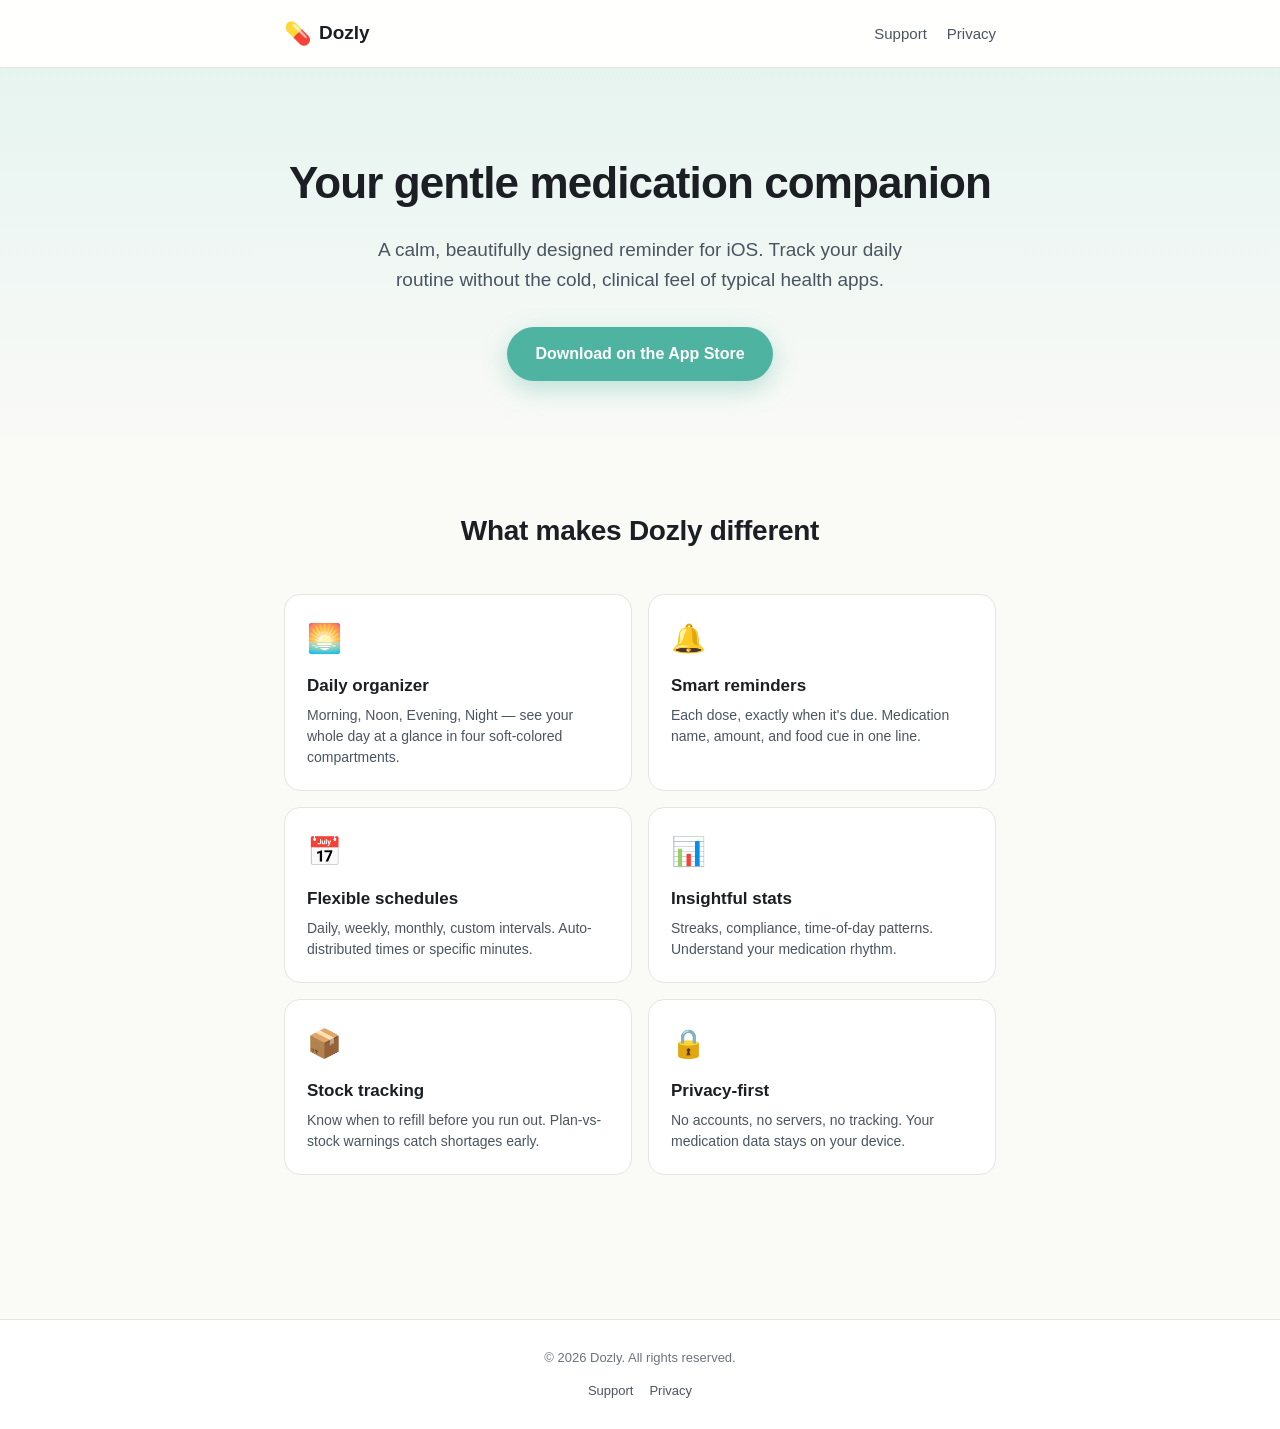
<file: index.html>
<!DOCTYPE html>
<html lang="en">
<head>
    <meta charset="UTF-8">
    <meta name="viewport" content="width=device-width, initial-scale=1.0">
    <title>Dozly — Gentle medication reminder</title>
    <meta name="description" content="Dozly is a calm, beautifully designed medication reminder for iOS. Track your daily routine without the cold, clinical feel of typical health apps.">
    <link rel="stylesheet" href="style.css">
</head>
<body>
    <header>
        <div class="container">
            <a href="/" class="logo">
                <span class="logo-mark">💊</span>
                <span class="logo-text">Dozly</span>
            </a>
            <nav>
                <a href="support.html">Support</a>
                <a href="privacy.html">Privacy</a>
            </nav>
        </div>
    </header>

    <main>
        <section class="hero">
            <div class="container">
                <h1>Your gentle medication companion</h1>
                <p class="lead">A calm, beautifully designed reminder for iOS. Track your daily routine without the cold, clinical feel of typical health apps.</p>
                <a href="https://apps.apple.com/tr/app/id6769138463" class="cta">Download on the App Store</a>
            </div>
        </section>

        <section class="features">
            <div class="container">
                <h2>What makes Dozly different</h2>
                <div class="grid">
                    <div class="card">
                        <div class="card-emoji">🌅</div>
                        <h3>Daily organizer</h3>
                        <p>Morning, Noon, Evening, Night — see your whole day at a glance in four soft-colored compartments.</p>
                    </div>
                    <div class="card">
                        <div class="card-emoji">🔔</div>
                        <h3>Smart reminders</h3>
                        <p>Each dose, exactly when it's due. Medication name, amount, and food cue in one line.</p>
                    </div>
                    <div class="card">
                        <div class="card-emoji">📅</div>
                        <h3>Flexible schedules</h3>
                        <p>Daily, weekly, monthly, custom intervals. Auto-distributed times or specific minutes.</p>
                    </div>
                    <div class="card">
                        <div class="card-emoji">📊</div>
                        <h3>Insightful stats</h3>
                        <p>Streaks, compliance, time-of-day patterns. Understand your medication rhythm.</p>
                    </div>
                    <div class="card">
                        <div class="card-emoji">📦</div>
                        <h3>Stock tracking</h3>
                        <p>Know when to refill before you run out. Plan-vs-stock warnings catch shortages early.</p>
                    </div>
                    <div class="card">
                        <div class="card-emoji">🔒</div>
                        <h3>Privacy-first</h3>
                        <p>No accounts, no servers, no tracking. Your medication data stays on your device.</p>
                    </div>
                </div>
            </div>
        </section>
    </main>

    <footer>
        <div class="container">
            <p>© 2026 Dozly. All rights reserved.</p>
            <nav>
                <a href="support.html">Support</a>
                <a href="privacy.html">Privacy</a>
            </nav>
        </div>
    </footer>
</body>
</html>
</file>
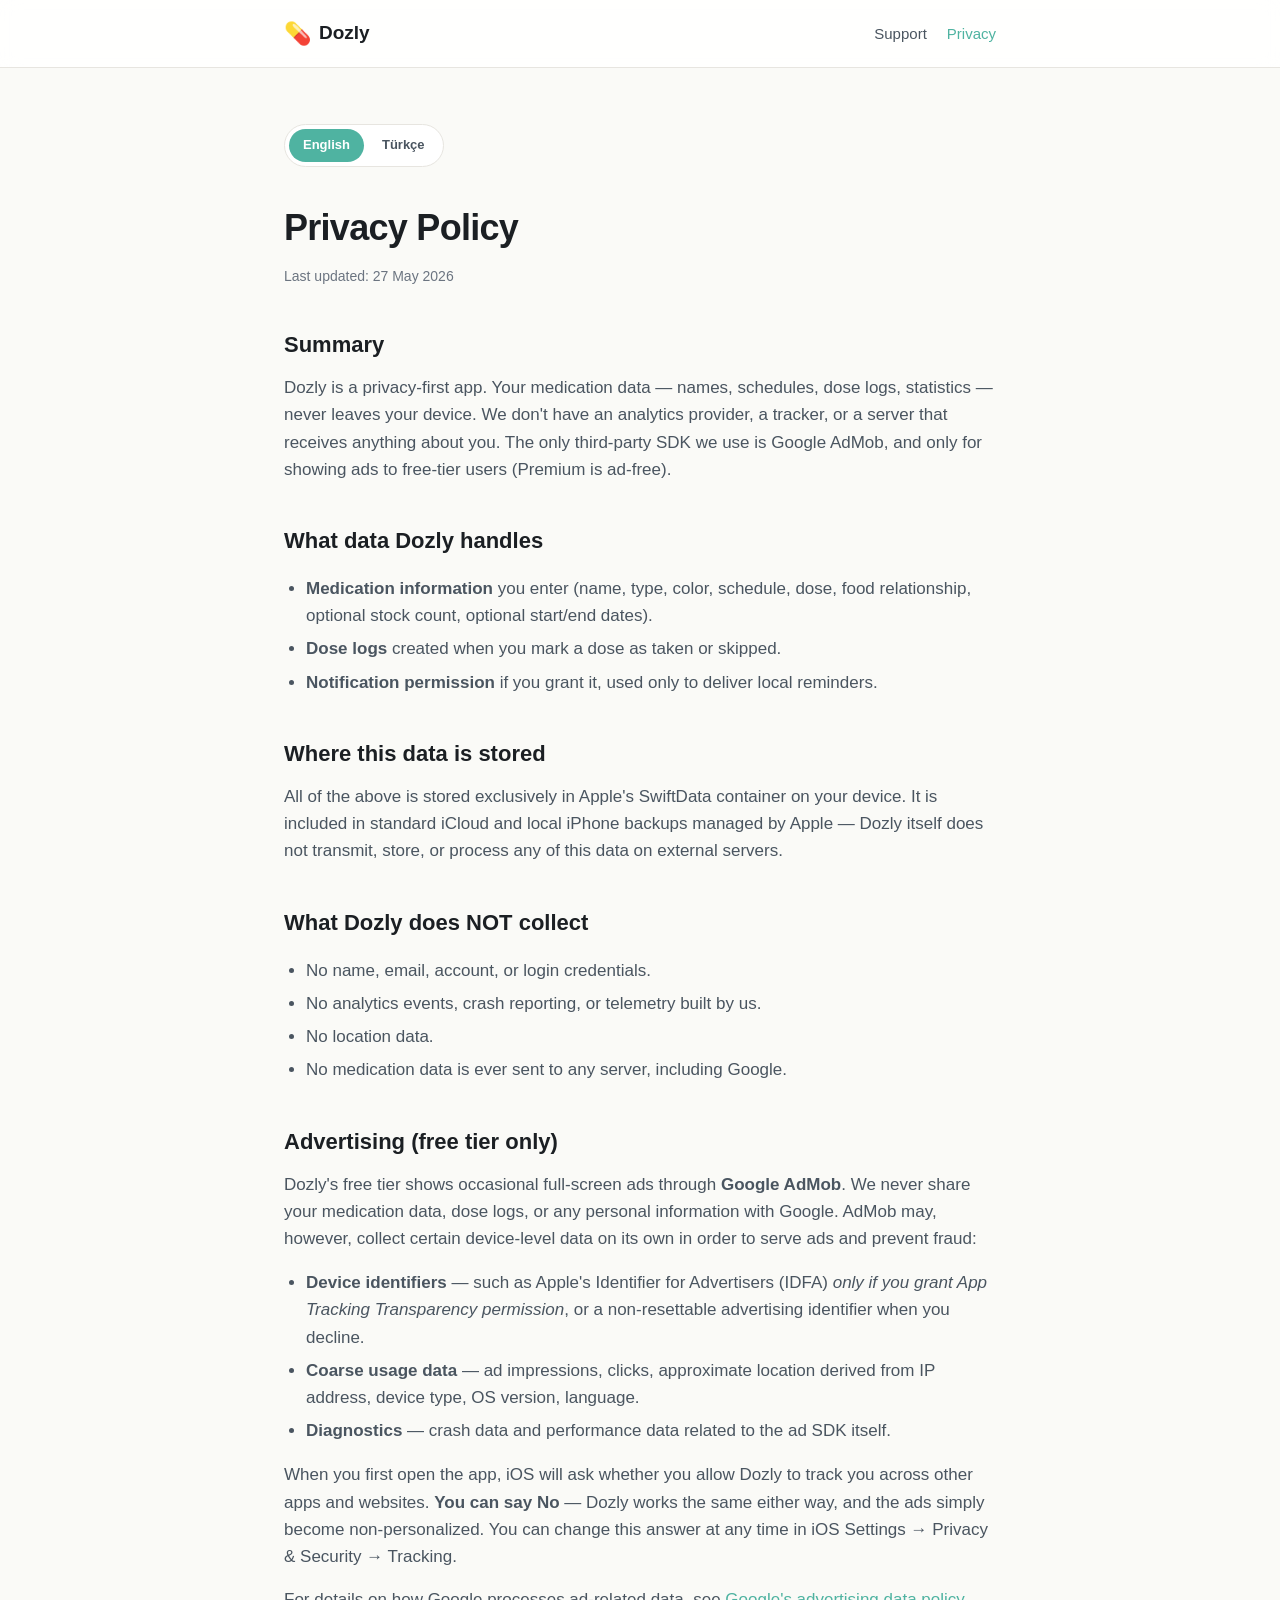
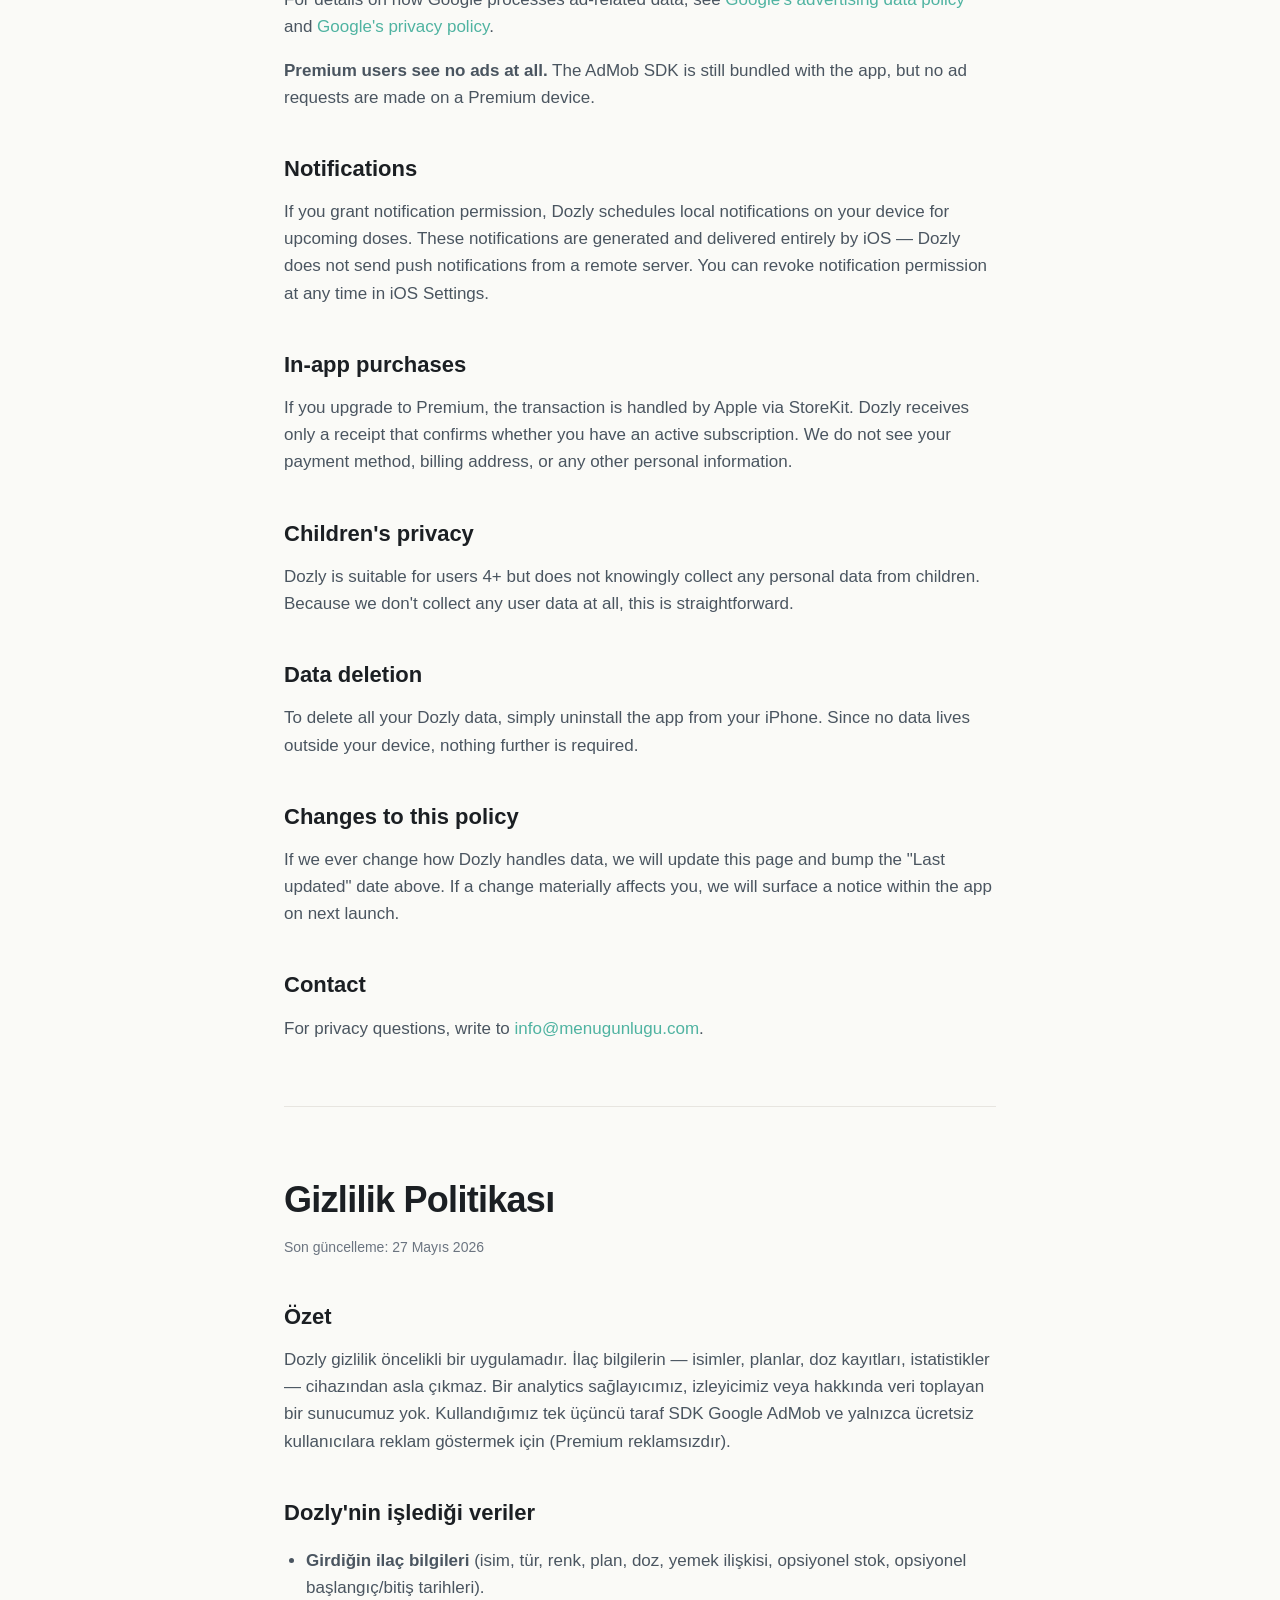
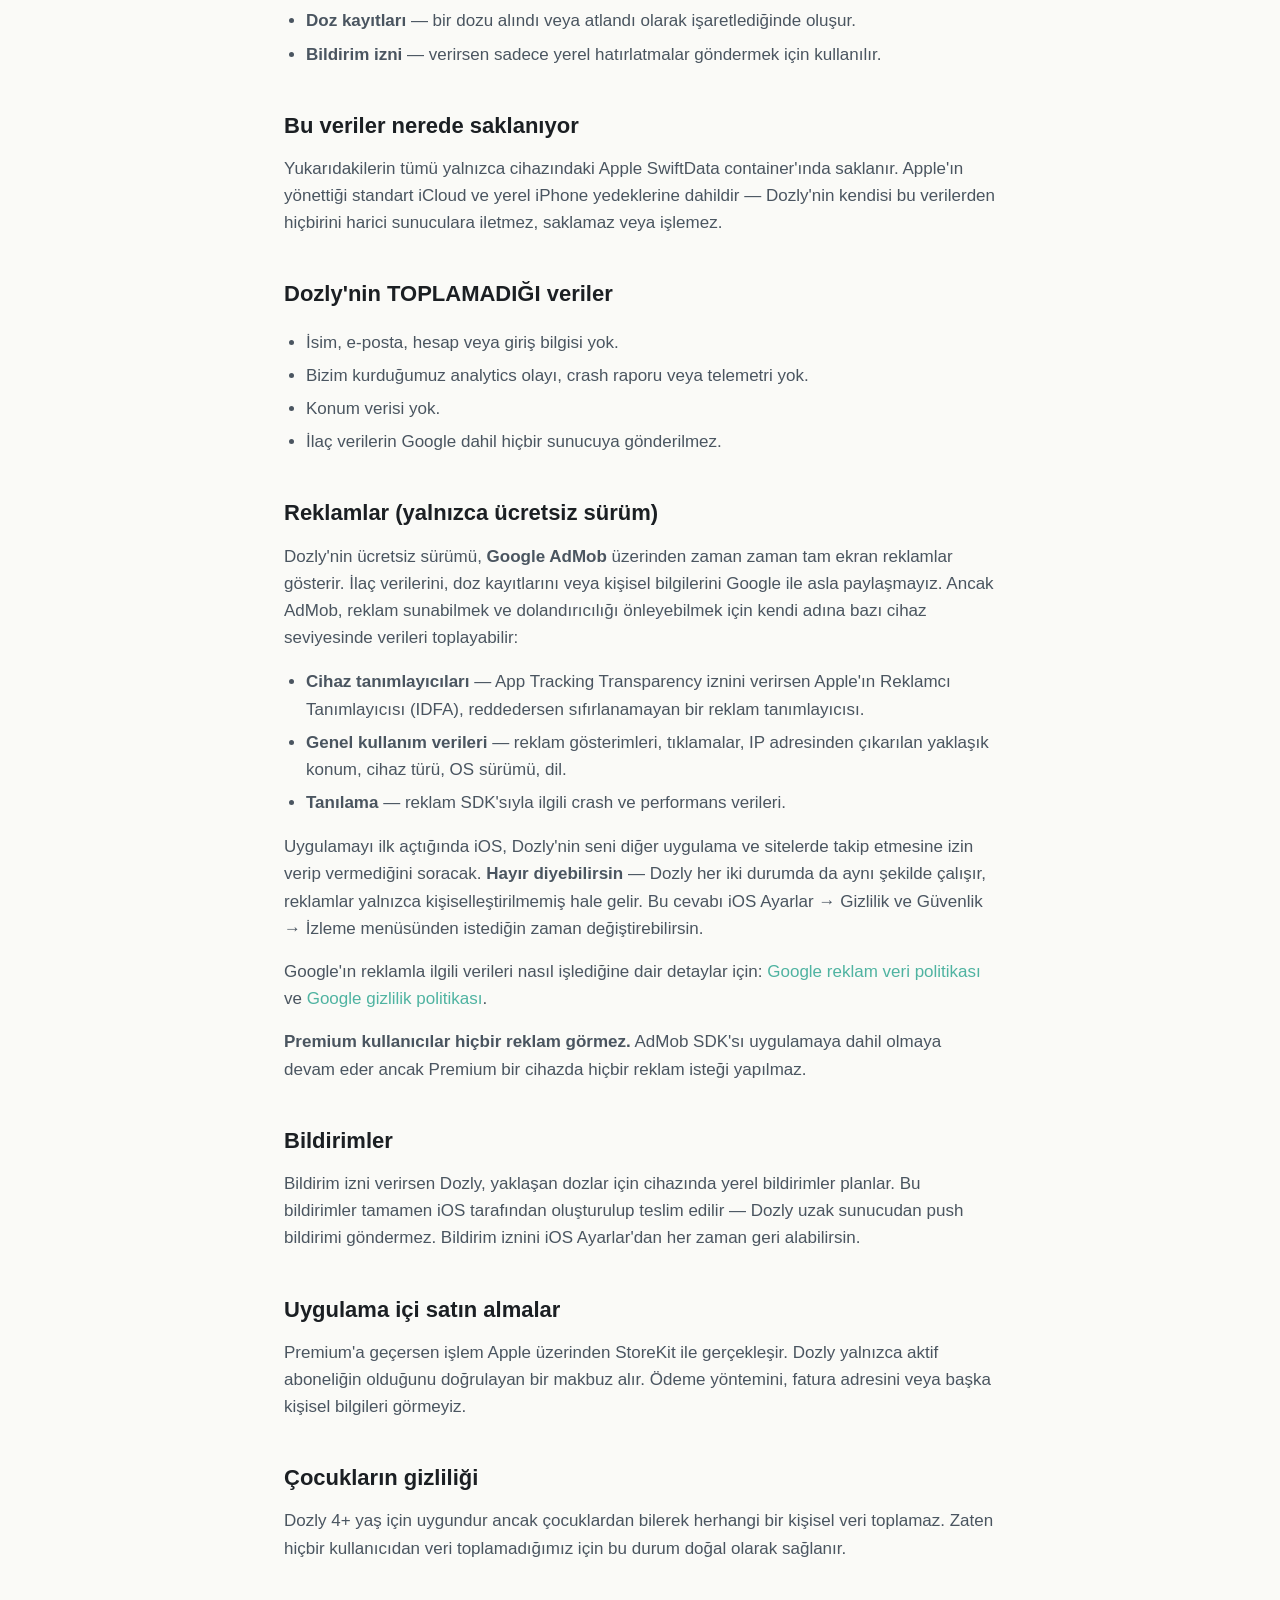
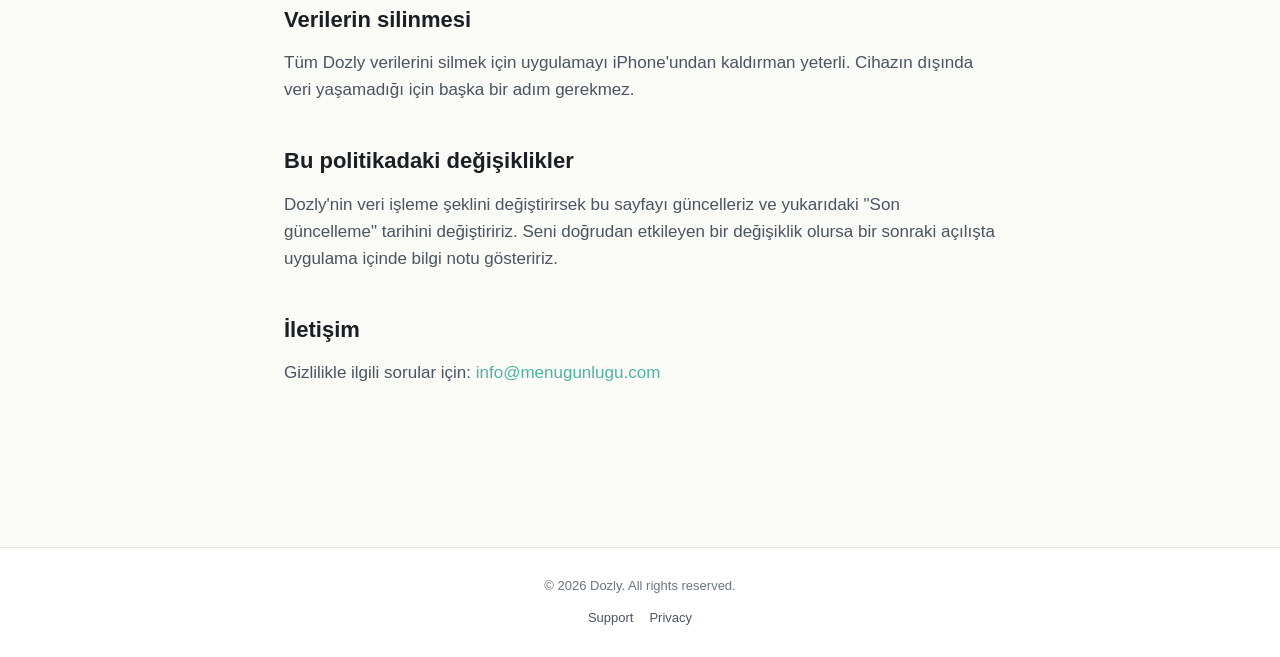
<file: privacy.html>
<!DOCTYPE html>
<html lang="en">
<head>
    <meta charset="UTF-8">
    <meta name="viewport" content="width=device-width, initial-scale=1.0">
    <title>Privacy Policy — Dozly</title>
    <meta name="description" content="Dozly Privacy Policy. Your medication data stays on your device. No analytics, no trackers, no servers.">
    <link rel="stylesheet" href="style.css">
</head>
<body>
    <header>
        <div class="container">
            <a href="/" class="logo">
                <span class="logo-mark">💊</span>
                <span class="logo-text">Dozly</span>
            </a>
            <nav>
                <a href="support.html">Support</a>
                <a href="privacy.html" class="active">Privacy</a>
            </nav>
        </div>
    </header>

    <main>
        <article class="container content">
            <div class="lang-switch">
                <a href="#en" class="active">English</a>
                <a href="#tr">Türkçe</a>
            </div>

            <section id="en">
                <h1>Privacy Policy</h1>
                <p class="last-updated">Last updated: 27 May 2026</p>

                <h2>Summary</h2>
                <p>Dozly is a privacy-first app. Your medication data — names, schedules, dose logs, statistics — never leaves your device. We don't have an analytics provider, a tracker, or a server that receives anything about you. The only third-party SDK we use is Google AdMob, and only for showing ads to free-tier users (Premium is ad-free).</p>

                <h2>What data Dozly handles</h2>
                <ul>
                    <li><strong>Medication information</strong> you enter (name, type, color, schedule, dose, food relationship, optional stock count, optional start/end dates).</li>
                    <li><strong>Dose logs</strong> created when you mark a dose as taken or skipped.</li>
                    <li><strong>Notification permission</strong> if you grant it, used only to deliver local reminders.</li>
                </ul>

                <h2>Where this data is stored</h2>
                <p>All of the above is stored exclusively in Apple's SwiftData container on your device. It is included in standard iCloud and local iPhone backups managed by Apple — Dozly itself does not transmit, store, or process any of this data on external servers.</p>

                <h2>What Dozly does NOT collect</h2>
                <ul>
                    <li>No name, email, account, or login credentials.</li>
                    <li>No analytics events, crash reporting, or telemetry built by us.</li>
                    <li>No location data.</li>
                    <li>No medication data is ever sent to any server, including Google.</li>
                </ul>

                <h2>Advertising (free tier only)</h2>
                <p>Dozly's free tier shows occasional full-screen ads through <strong>Google AdMob</strong>. We never share your medication data, dose logs, or any personal information with Google. AdMob may, however, collect certain device-level data on its own in order to serve ads and prevent fraud:</p>
                <ul>
                    <li><strong>Device identifiers</strong> — such as Apple's Identifier for Advertisers (IDFA) <em>only if you grant App Tracking Transparency permission</em>, or a non-resettable advertising identifier when you decline.</li>
                    <li><strong>Coarse usage data</strong> — ad impressions, clicks, approximate location derived from IP address, device type, OS version, language.</li>
                    <li><strong>Diagnostics</strong> — crash data and performance data related to the ad SDK itself.</li>
                </ul>
                <p>When you first open the app, iOS will ask whether you allow Dozly to track you across other apps and websites. <strong>You can say No</strong> — Dozly works the same either way, and the ads simply become non-personalized. You can change this answer at any time in iOS Settings → Privacy & Security → Tracking.</p>
                <p>For details on how Google processes ad-related data, see <a href="https://policies.google.com/technologies/ads" target="_blank" rel="noopener">Google's advertising data policy</a> and <a href="https://policies.google.com/privacy" target="_blank" rel="noopener">Google's privacy policy</a>.</p>
                <p><strong>Premium users see no ads at all.</strong> The AdMob SDK is still bundled with the app, but no ad requests are made on a Premium device.</p>

                <h2>Notifications</h2>
                <p>If you grant notification permission, Dozly schedules local notifications on your device for upcoming doses. These notifications are generated and delivered entirely by iOS — Dozly does not send push notifications from a remote server. You can revoke notification permission at any time in iOS Settings.</p>

                <h2>In-app purchases</h2>
                <p>If you upgrade to Premium, the transaction is handled by Apple via StoreKit. Dozly receives only a receipt that confirms whether you have an active subscription. We do not see your payment method, billing address, or any other personal information.</p>

                <h2>Children's privacy</h2>
                <p>Dozly is suitable for users 4+ but does not knowingly collect any personal data from children. Because we don't collect any user data at all, this is straightforward.</p>

                <h2>Data deletion</h2>
                <p>To delete all your Dozly data, simply uninstall the app from your iPhone. Since no data lives outside your device, nothing further is required.</p>

                <h2>Changes to this policy</h2>
                <p>If we ever change how Dozly handles data, we will update this page and bump the "Last updated" date above. If a change materially affects you, we will surface a notice within the app on next launch.</p>

                <h2>Contact</h2>
                <p>For privacy questions, write to <a href="mailto:info@menugunlugu.com">info@menugunlugu.com</a>.</p>
            </section>

            <hr>

            <section id="tr" lang="tr">
                <h1>Gizlilik Politikası</h1>
                <p class="last-updated">Son güncelleme: 27 Mayıs 2026</p>

                <h2>Özet</h2>
                <p>Dozly gizlilik öncelikli bir uygulamadır. İlaç bilgilerin — isimler, planlar, doz kayıtları, istatistikler — cihazından asla çıkmaz. Bir analytics sağlayıcımız, izleyicimiz veya hakkında veri toplayan bir sunucumuz yok. Kullandığımız tek üçüncü taraf SDK Google AdMob ve yalnızca ücretsiz kullanıcılara reklam göstermek için (Premium reklamsızdır).</p>

                <h2>Dozly'nin işlediği veriler</h2>
                <ul>
                    <li><strong>Girdiğin ilaç bilgileri</strong> (isim, tür, renk, plan, doz, yemek ilişkisi, opsiyonel stok, opsiyonel başlangıç/bitiş tarihleri).</li>
                    <li><strong>Doz kayıtları</strong> — bir dozu alındı veya atlandı olarak işaretlediğinde oluşur.</li>
                    <li><strong>Bildirim izni</strong> — verirsen sadece yerel hatırlatmalar göndermek için kullanılır.</li>
                </ul>

                <h2>Bu veriler nerede saklanıyor</h2>
                <p>Yukarıdakilerin tümü yalnızca cihazındaki Apple SwiftData container'ında saklanır. Apple'ın yönettiği standart iCloud ve yerel iPhone yedeklerine dahildir — Dozly'nin kendisi bu verilerden hiçbirini harici sunuculara iletmez, saklamaz veya işlemez.</p>

                <h2>Dozly'nin TOPLAMADIĞI veriler</h2>
                <ul>
                    <li>İsim, e-posta, hesap veya giriş bilgisi yok.</li>
                    <li>Bizim kurduğumuz analytics olayı, crash raporu veya telemetri yok.</li>
                    <li>Konum verisi yok.</li>
                    <li>İlaç verilerin Google dahil hiçbir sunucuya gönderilmez.</li>
                </ul>

                <h2>Reklamlar (yalnızca ücretsiz sürüm)</h2>
                <p>Dozly'nin ücretsiz sürümü, <strong>Google AdMob</strong> üzerinden zaman zaman tam ekran reklamlar gösterir. İlaç verilerini, doz kayıtlarını veya kişisel bilgilerini Google ile asla paylaşmayız. Ancak AdMob, reklam sunabilmek ve dolandırıcılığı önleyebilmek için kendi adına bazı cihaz seviyesinde verileri toplayabilir:</p>
                <ul>
                    <li><strong>Cihaz tanımlayıcıları</strong> — App Tracking Transparency iznini verirsen Apple'ın Reklamcı Tanımlayıcısı (IDFA), reddedersen sıfırlanamayan bir reklam tanımlayıcısı.</li>
                    <li><strong>Genel kullanım verileri</strong> — reklam gösterimleri, tıklamalar, IP adresinden çıkarılan yaklaşık konum, cihaz türü, OS sürümü, dil.</li>
                    <li><strong>Tanılama</strong> — reklam SDK'sıyla ilgili crash ve performans verileri.</li>
                </ul>
                <p>Uygulamayı ilk açtığında iOS, Dozly'nin seni diğer uygulama ve sitelerde takip etmesine izin verip vermediğini soracak. <strong>Hayır diyebilirsin</strong> — Dozly her iki durumda da aynı şekilde çalışır, reklamlar yalnızca kişiselleştirilmemiş hale gelir. Bu cevabı iOS Ayarlar → Gizlilik ve Güvenlik → İzleme menüsünden istediğin zaman değiştirebilirsin.</p>
                <p>Google'ın reklamla ilgili verileri nasıl işlediğine dair detaylar için: <a href="https://policies.google.com/technologies/ads" target="_blank" rel="noopener">Google reklam veri politikası</a> ve <a href="https://policies.google.com/privacy" target="_blank" rel="noopener">Google gizlilik politikası</a>.</p>
                <p><strong>Premium kullanıcılar hiçbir reklam görmez.</strong> AdMob SDK'sı uygulamaya dahil olmaya devam eder ancak Premium bir cihazda hiçbir reklam isteği yapılmaz.</p>

                <h2>Bildirimler</h2>
                <p>Bildirim izni verirsen Dozly, yaklaşan dozlar için cihazında yerel bildirimler planlar. Bu bildirimler tamamen iOS tarafından oluşturulup teslim edilir — Dozly uzak sunucudan push bildirimi göndermez. Bildirim iznini iOS Ayarlar'dan her zaman geri alabilirsin.</p>

                <h2>Uygulama içi satın almalar</h2>
                <p>Premium'a geçersen işlem Apple üzerinden StoreKit ile gerçekleşir. Dozly yalnızca aktif aboneliğin olduğunu doğrulayan bir makbuz alır. Ödeme yöntemini, fatura adresini veya başka kişisel bilgileri görmeyiz.</p>

                <h2>Çocukların gizliliği</h2>
                <p>Dozly 4+ yaş için uygundur ancak çocuklardan bilerek herhangi bir kişisel veri toplamaz. Zaten hiçbir kullanıcıdan veri toplamadığımız için bu durum doğal olarak sağlanır.</p>

                <h2>Verilerin silinmesi</h2>
                <p>Tüm Dozly verilerini silmek için uygulamayı iPhone'undan kaldırman yeterli. Cihazın dışında veri yaşamadığı için başka bir adım gerekmez.</p>

                <h2>Bu politikadaki değişiklikler</h2>
                <p>Dozly'nin veri işleme şeklini değiştirirsek bu sayfayı güncelleriz ve yukarıdaki "Son güncelleme" tarihini değiştiririz. Seni doğrudan etkileyen bir değişiklik olursa bir sonraki açılışta uygulama içinde bilgi notu gösteririz.</p>

                <h2>İletişim</h2>
                <p>Gizlilikle ilgili sorular için: <a href="mailto:info@menugunlugu.com">info@menugunlugu.com</a></p>
            </section>
        </article>
    </main>

    <footer>
        <div class="container">
            <p>© 2026 Dozly. All rights reserved.</p>
            <nav>
                <a href="support.html">Support</a>
                <a href="privacy.html">Privacy</a>
            </nav>
        </div>
    </footer>
</body>
</html>
</file>
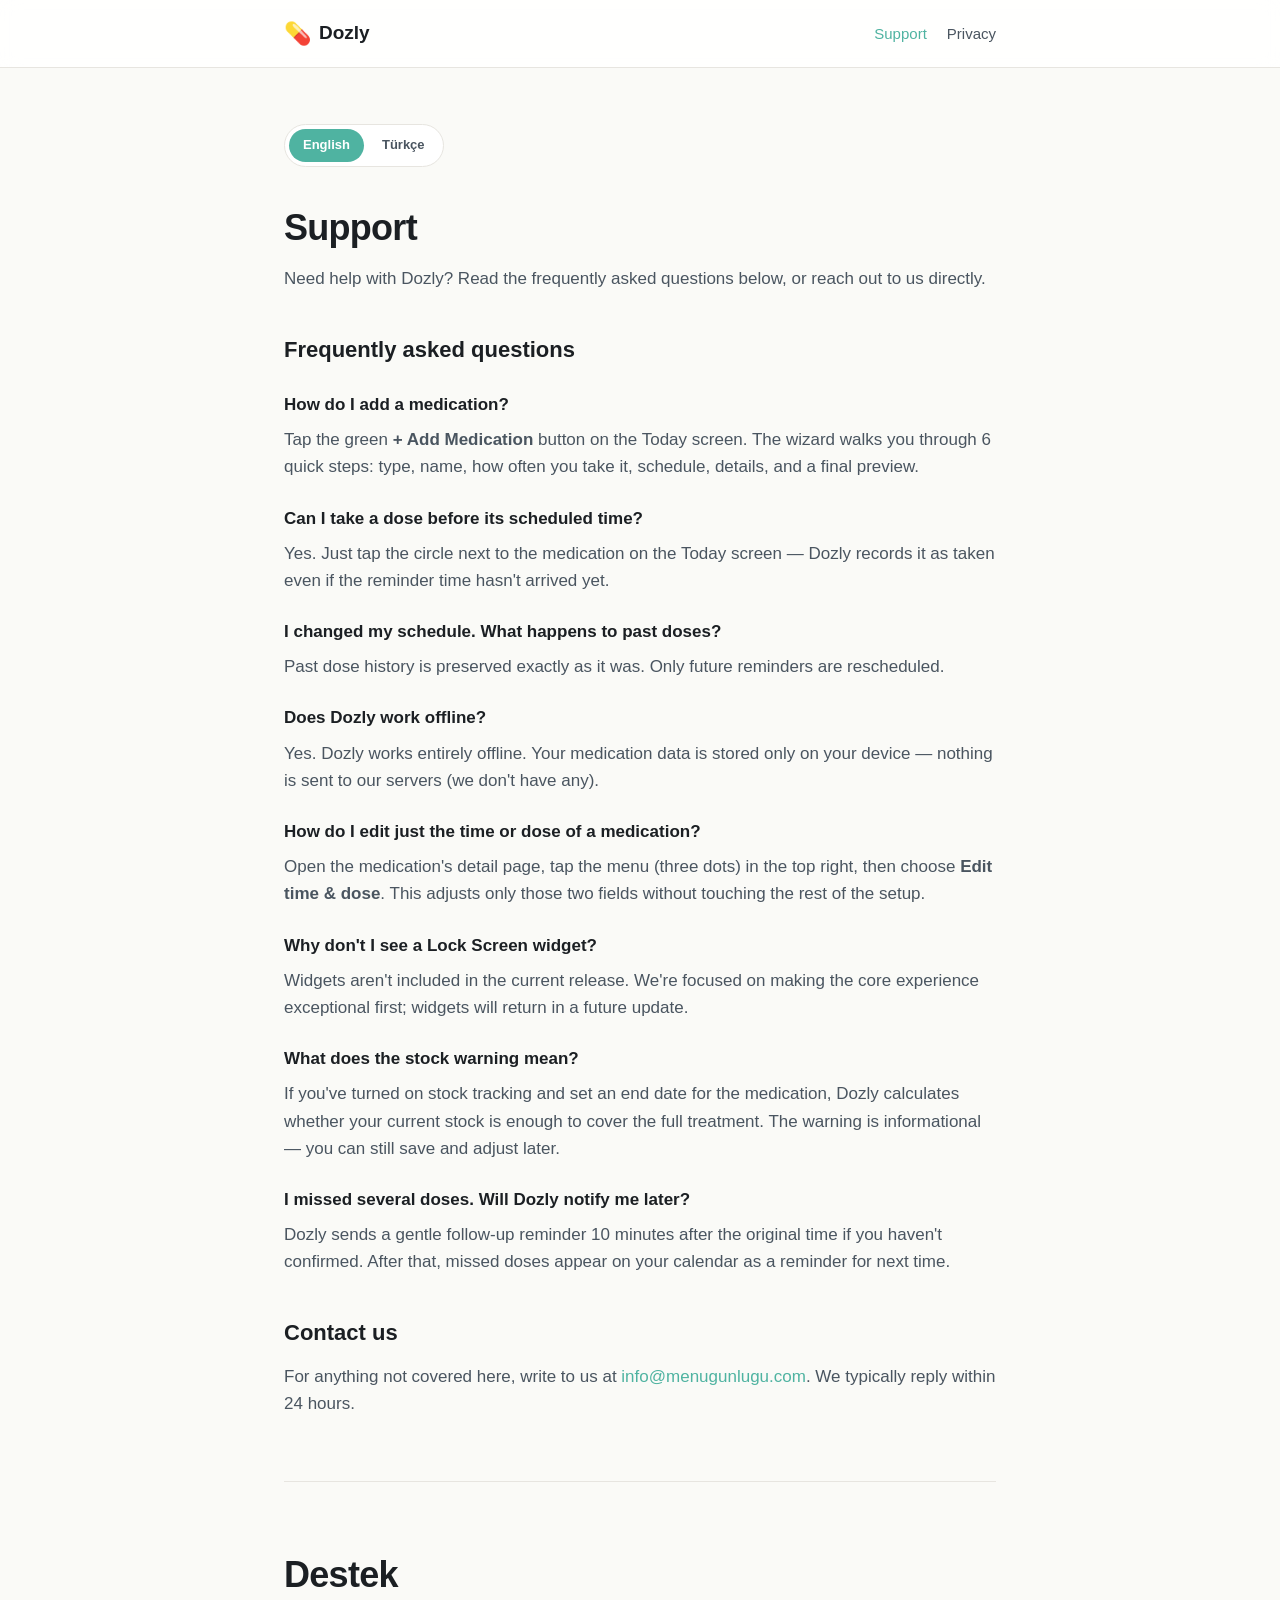
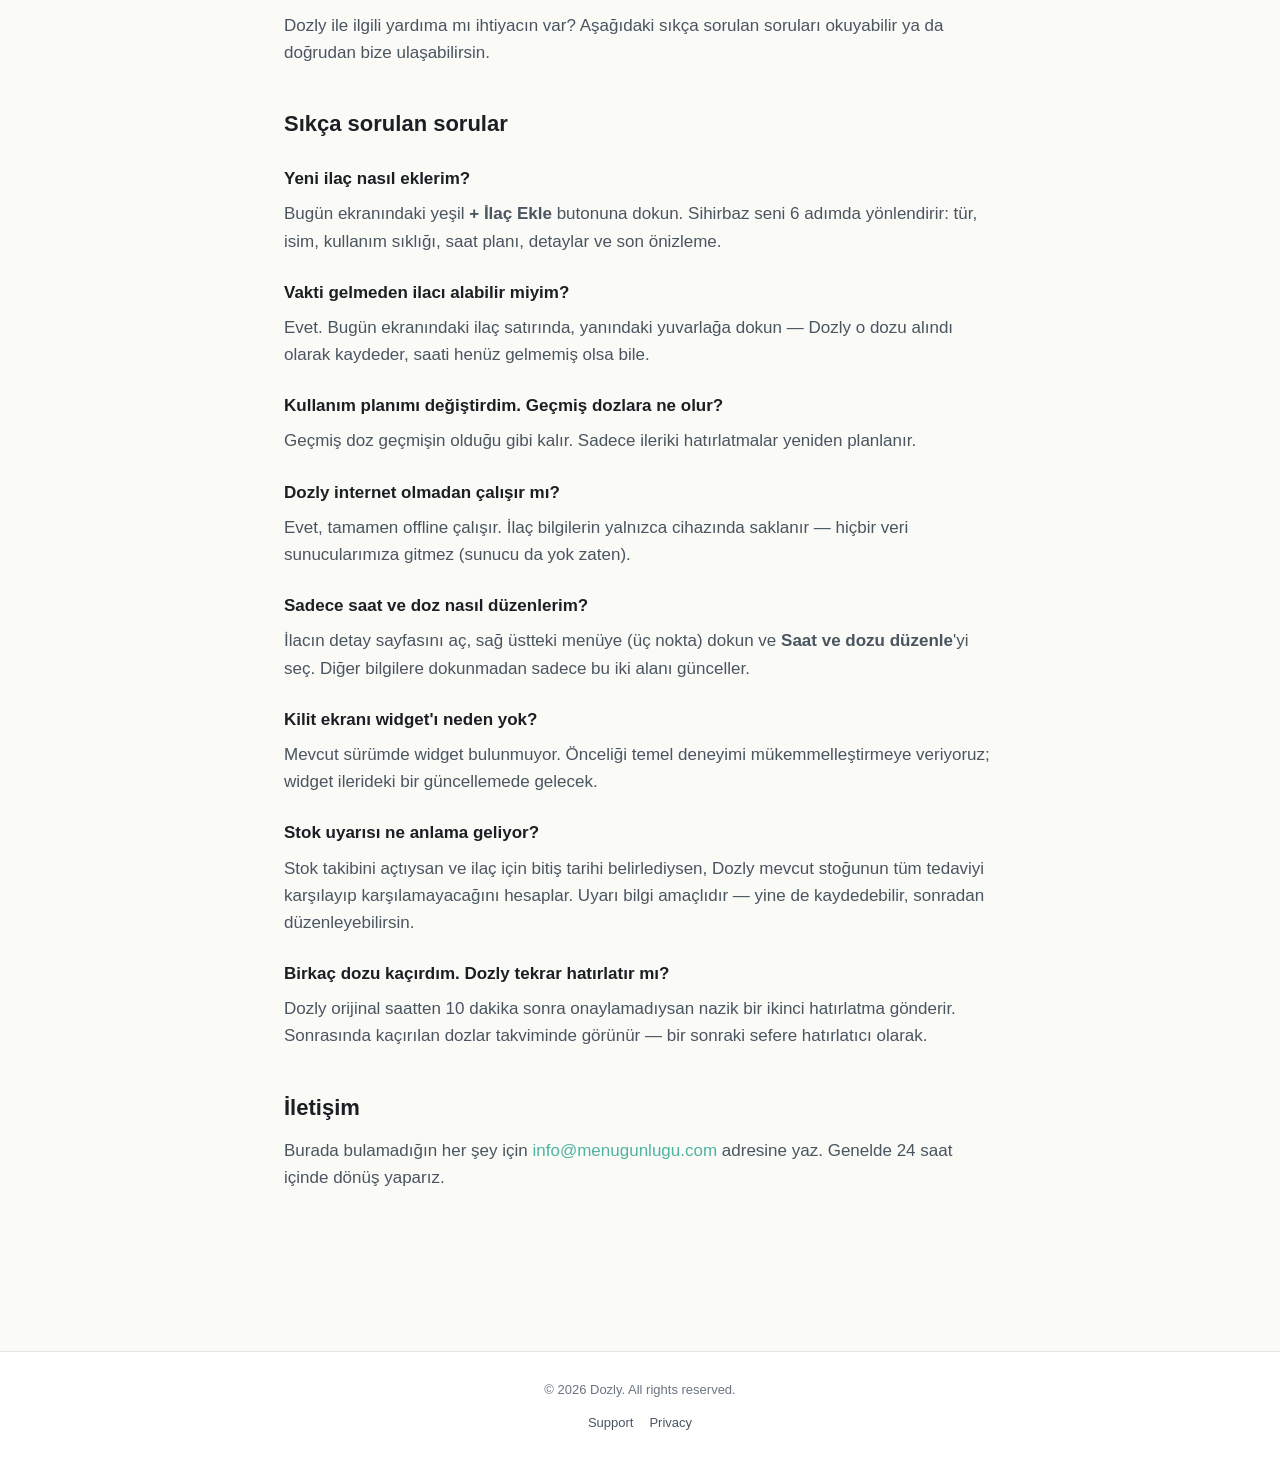
<file: support.html>
<!DOCTYPE html>
<html lang="en">
<head>
    <meta charset="UTF-8">
    <meta name="viewport" content="width=device-width, initial-scale=1.0">
    <title>Support — Dozly</title>
    <meta name="description" content="Get help with Dozly. Frequently asked questions and support contact for the gentle medication reminder app.">
    <link rel="stylesheet" href="style.css">
</head>
<body>
    <header>
        <div class="container">
            <a href="/" class="logo">
                <span class="logo-mark">💊</span>
                <span class="logo-text">Dozly</span>
            </a>
            <nav>
                <a href="support.html" class="active">Support</a>
                <a href="privacy.html">Privacy</a>
            </nav>
        </div>
    </header>

    <main>
        <article class="container content">
            <div class="lang-switch">
                <a href="#en" class="active">English</a>
                <a href="#tr">Türkçe</a>
            </div>

            <section id="en">
                <h1>Support</h1>
                <p>Need help with Dozly? Read the frequently asked questions below, or reach out to us directly.</p>

                <h2>Frequently asked questions</h2>

                <h3>How do I add a medication?</h3>
                <p>Tap the green <strong>+ Add Medication</strong> button on the Today screen. The wizard walks you through 6 quick steps: type, name, how often you take it, schedule, details, and a final preview.</p>

                <h3>Can I take a dose before its scheduled time?</h3>
                <p>Yes. Just tap the circle next to the medication on the Today screen — Dozly records it as taken even if the reminder time hasn't arrived yet.</p>

                <h3>I changed my schedule. What happens to past doses?</h3>
                <p>Past dose history is preserved exactly as it was. Only future reminders are rescheduled.</p>

                <h3>Does Dozly work offline?</h3>
                <p>Yes. Dozly works entirely offline. Your medication data is stored only on your device — nothing is sent to our servers (we don't have any).</p>

                <h3>How do I edit just the time or dose of a medication?</h3>
                <p>Open the medication's detail page, tap the menu (three dots) in the top right, then choose <strong>Edit time & dose</strong>. This adjusts only those two fields without touching the rest of the setup.</p>

                <h3>Why don't I see a Lock Screen widget?</h3>
                <p>Widgets aren't included in the current release. We're focused on making the core experience exceptional first; widgets will return in a future update.</p>

                <h3>What does the stock warning mean?</h3>
                <p>If you've turned on stock tracking and set an end date for the medication, Dozly calculates whether your current stock is enough to cover the full treatment. The warning is informational — you can still save and adjust later.</p>

                <h3>I missed several doses. Will Dozly notify me later?</h3>
                <p>Dozly sends a gentle follow-up reminder 10 minutes after the original time if you haven't confirmed. After that, missed doses appear on your calendar as a reminder for next time.</p>

                <h2>Contact us</h2>
                <p>For anything not covered here, write to us at <a href="mailto:info@menugunlugu.com">info@menugunlugu.com</a>. We typically reply within 24 hours.</p>
            </section>

            <hr>

            <section id="tr" lang="tr">
                <h1>Destek</h1>
                <p>Dozly ile ilgili yardıma mı ihtiyacın var? Aşağıdaki sıkça sorulan soruları okuyabilir ya da doğrudan bize ulaşabilirsin.</p>

                <h2>Sıkça sorulan sorular</h2>

                <h3>Yeni ilaç nasıl eklerim?</h3>
                <p>Bugün ekranındaki yeşil <strong>+ İlaç Ekle</strong> butonuna dokun. Sihirbaz seni 6 adımda yönlendirir: tür, isim, kullanım sıklığı, saat planı, detaylar ve son önizleme.</p>

                <h3>Vakti gelmeden ilacı alabilir miyim?</h3>
                <p>Evet. Bugün ekranındaki ilaç satırında, yanındaki yuvarlağa dokun — Dozly o dozu alındı olarak kaydeder, saati henüz gelmemiş olsa bile.</p>

                <h3>Kullanım planımı değiştirdim. Geçmiş dozlara ne olur?</h3>
                <p>Geçmiş doz geçmişin olduğu gibi kalır. Sadece ileriki hatırlatmalar yeniden planlanır.</p>

                <h3>Dozly internet olmadan çalışır mı?</h3>
                <p>Evet, tamamen offline çalışır. İlaç bilgilerin yalnızca cihazında saklanır — hiçbir veri sunucularımıza gitmez (sunucu da yok zaten).</p>

                <h3>Sadece saat ve doz nasıl düzenlerim?</h3>
                <p>İlacın detay sayfasını aç, sağ üstteki menüye (üç nokta) dokun ve <strong>Saat ve dozu düzenle</strong>'yi seç. Diğer bilgilere dokunmadan sadece bu iki alanı günceller.</p>

                <h3>Kilit ekranı widget'ı neden yok?</h3>
                <p>Mevcut sürümde widget bulunmuyor. Önceliği temel deneyimi mükemmelleştirmeye veriyoruz; widget ilerideki bir güncellemede gelecek.</p>

                <h3>Stok uyarısı ne anlama geliyor?</h3>
                <p>Stok takibini açtıysan ve ilaç için bitiş tarihi belirlediysen, Dozly mevcut stoğunun tüm tedaviyi karşılayıp karşılamayacağını hesaplar. Uyarı bilgi amaçlıdır — yine de kaydedebilir, sonradan düzenleyebilirsin.</p>

                <h3>Birkaç dozu kaçırdım. Dozly tekrar hatırlatır mı?</h3>
                <p>Dozly orijinal saatten 10 dakika sonra onaylamadıysan nazik bir ikinci hatırlatma gönderir. Sonrasında kaçırılan dozlar takviminde görünür — bir sonraki sefere hatırlatıcı olarak.</p>

                <h2>İletişim</h2>
                <p>Burada bulamadığın her şey için <a href="mailto:info@menugunlugu.com">info@menugunlugu.com</a> adresine yaz. Genelde 24 saat içinde dönüş yaparız.</p>
            </section>
        </article>
    </main>

    <footer>
        <div class="container">
            <p>© 2026 Dozly. All rights reserved.</p>
            <nav>
                <a href="support.html">Support</a>
                <a href="privacy.html">Privacy</a>
            </nav>
        </div>
    </footer>
</body>
</html>
</file>
<file: style.css>
/* Dozly website — calm, brand-tinted, mobile-first. */

:root {
    --mint: #4FB3A1;
    --mint-soft: #E6F4F0;
    --ink: #1B1F23;
    --ink-soft: #4A5560;
    --ink-soft-2: #6B7480;
    --bg: #FAFAF7;
    --surface: #FFFFFF;
    --border: #E7E5E0;
}

* { box-sizing: border-box; }

html { -webkit-text-size-adjust: 100%; }

body {
    margin: 0;
    font-family: -apple-system, BlinkMacSystemFont, "Inter", "SF Pro Text", "Helvetica Neue", Helvetica, Arial, sans-serif;
    font-size: 17px;
    line-height: 1.6;
    color: var(--ink);
    background: var(--bg);
    -webkit-font-smoothing: antialiased;
    -moz-osx-font-smoothing: grayscale;
}

.container {
    max-width: 760px;
    margin: 0 auto;
    padding: 0 24px;
}

a { color: var(--mint); text-decoration: none; }
a:hover { text-decoration: underline; }

/* HEADER */
header {
    background: var(--surface);
    border-bottom: 1px solid var(--border);
    padding: 16px 0;
    position: sticky;
    top: 0;
    z-index: 10;
    backdrop-filter: saturate(180%) blur(10px);
    background-color: rgba(255,255,255,0.85);
}
header .container { display: flex; align-items: center; justify-content: space-between; }
.logo { display: flex; align-items: center; gap: 8px; color: var(--ink); font-weight: 700; font-size: 19px; }
.logo:hover { text-decoration: none; }
.logo-mark { font-size: 22px; }
header nav { display: flex; gap: 20px; }
header nav a { color: var(--ink-soft); font-weight: 500; font-size: 15px; }
header nav a.active { color: var(--mint); }

/* HERO */
.hero {
    padding: 80px 0 64px;
    text-align: center;
    background: linear-gradient(180deg, var(--mint-soft) 0%, var(--bg) 100%);
}
.hero h1 {
    margin: 0 0 16px;
    font-size: 44px;
    font-weight: 800;
    letter-spacing: -0.02em;
    color: var(--ink);
}
.hero .lead {
    margin: 0 auto 32px;
    max-width: 540px;
    font-size: 19px;
    color: var(--ink-soft);
}
.cta {
    display: inline-block;
    background: var(--mint);
    color: white;
    padding: 14px 28px;
    border-radius: 999px;
    font-weight: 600;
    font-size: 16px;
    box-shadow: 0 8px 24px rgba(79, 179, 161, 0.35);
}
.cta:hover { text-decoration: none; transform: translateY(-1px); transition: transform 0.15s ease; }

/* FEATURES */
.features { padding: 64px 0 80px; }
.features h2 {
    text-align: center;
    margin: 0 0 40px;
    font-size: 28px;
    font-weight: 700;
    letter-spacing: -0.01em;
}
.grid {
    display: grid;
    grid-template-columns: repeat(2, 1fr);
    gap: 16px;
}
.card {
    background: var(--surface);
    border: 1px solid var(--border);
    border-radius: 16px;
    padding: 22px;
}
.card-emoji { font-size: 28px; margin-bottom: 10px; }
.card h3 { margin: 0 0 6px; font-size: 17px; font-weight: 600; }
.card p { margin: 0; font-size: 14px; color: var(--ink-soft); line-height: 1.5; }

/* CONTENT PAGES */
.content {
    padding: 56px 24px 80px;
}
.content h1 {
    font-size: 36px;
    font-weight: 800;
    letter-spacing: -0.02em;
    margin: 0 0 8px;
}
.content h2 {
    font-size: 22px;
    font-weight: 700;
    margin-top: 40px;
    margin-bottom: 12px;
}
.content h3 {
    font-size: 17px;
    font-weight: 600;
    margin-top: 24px;
    margin-bottom: 6px;
}
.content p { margin: 8px 0 16px; color: var(--ink-soft); }
.content ul { padding-left: 22px; color: var(--ink-soft); }
.content ul li { margin: 6px 0; }
.content hr {
    margin: 64px 0;
    border: 0;
    border-top: 1px solid var(--border);
}
.content .last-updated {
    color: var(--ink-soft-2);
    font-size: 14px;
    margin-top: 0;
}
.lang-switch {
    display: inline-flex;
    background: var(--surface);
    border: 1px solid var(--border);
    border-radius: 999px;
    padding: 4px;
    margin-bottom: 32px;
    gap: 4px;
}
.lang-switch a {
    color: var(--ink-soft);
    font-size: 13px;
    font-weight: 600;
    padding: 6px 14px;
    border-radius: 999px;
}
.lang-switch a:hover { text-decoration: none; }
.lang-switch a.active {
    color: white;
    background: var(--mint);
}

/* FOOTER */
footer {
    border-top: 1px solid var(--border);
    background: var(--surface);
    padding: 28px 0;
    margin-top: 64px;
}
footer .container {
    display: flex;
    flex-direction: column;
    align-items: center;
    gap: 12px;
}
footer p { margin: 0; color: var(--ink-soft-2); font-size: 13px; }
footer nav { display: flex; gap: 16px; }
footer nav a { color: var(--ink-soft); font-size: 13px; }

@media (max-width: 600px) {
    .hero { padding: 56px 0 48px; }
    .hero h1 { font-size: 32px; }
    .hero .lead { font-size: 17px; }
    .grid { grid-template-columns: 1fr; }
    .content h1 { font-size: 28px; }
}
</file>
